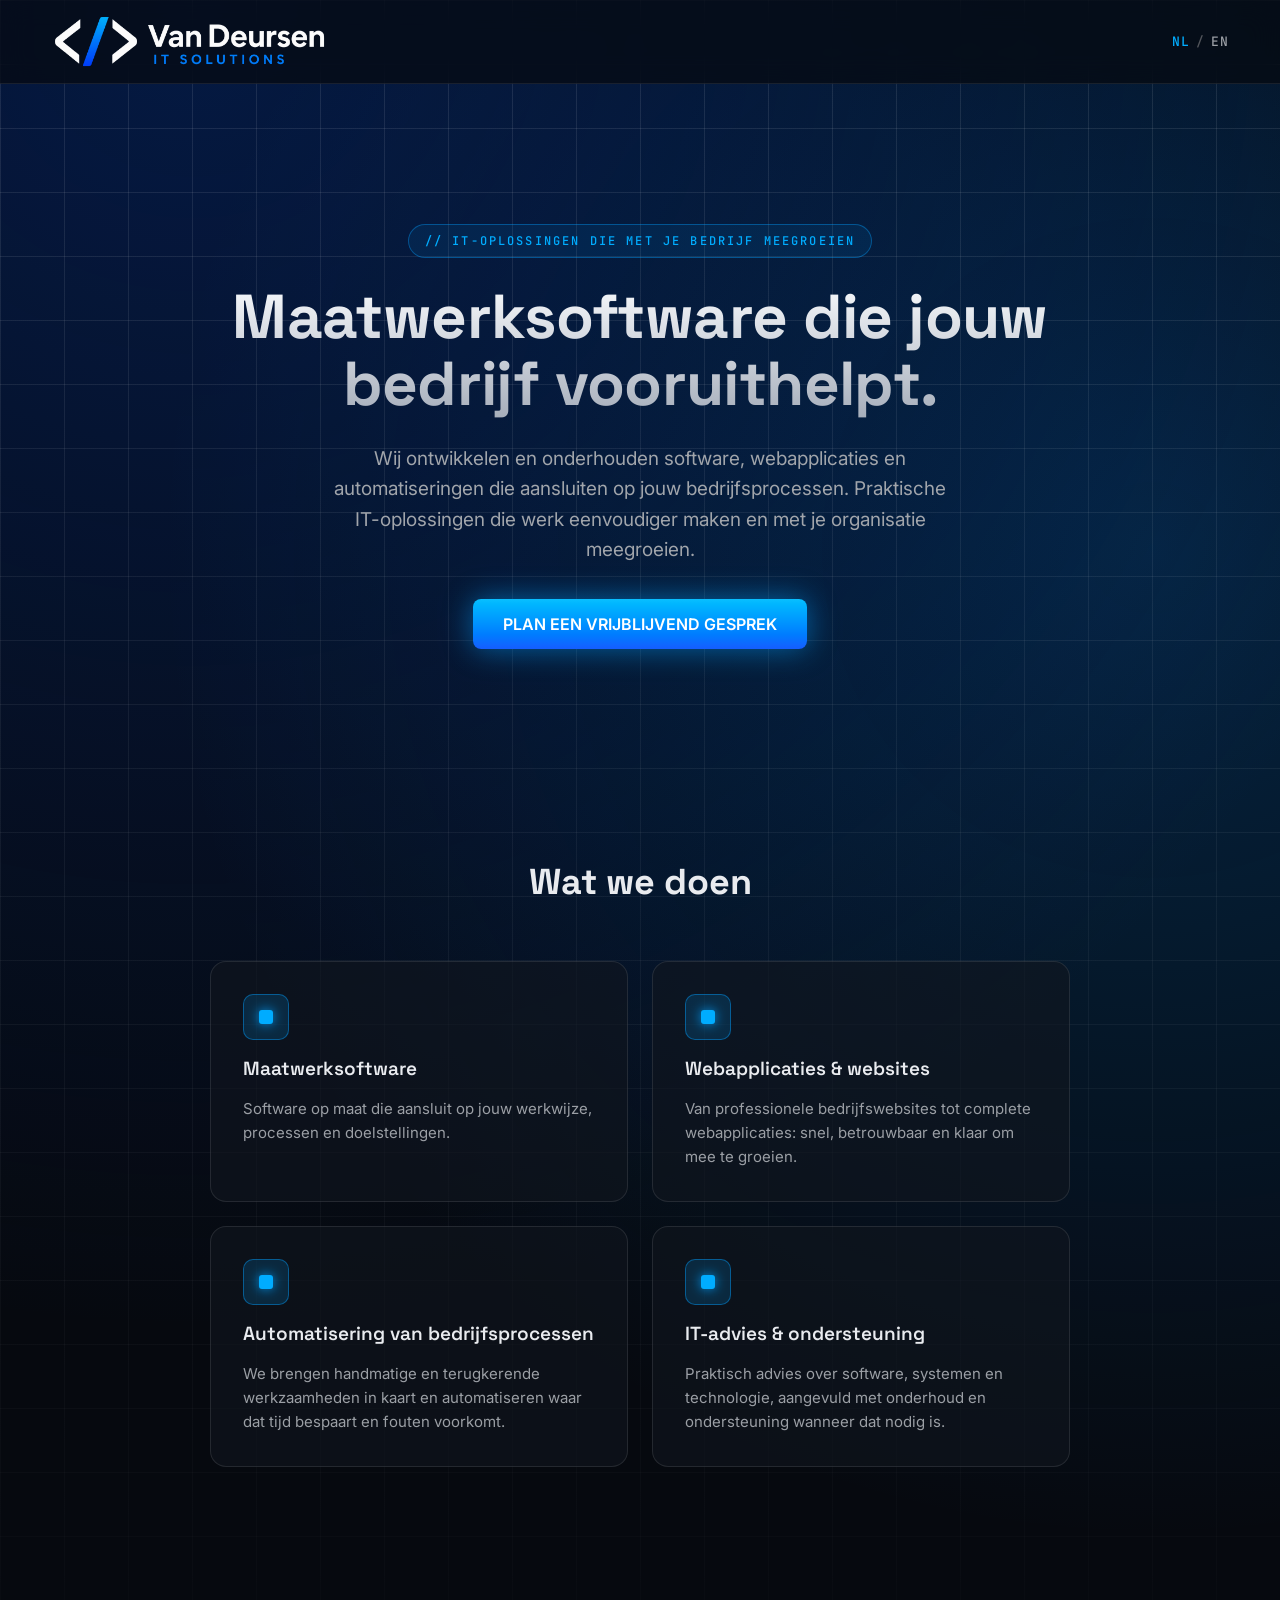
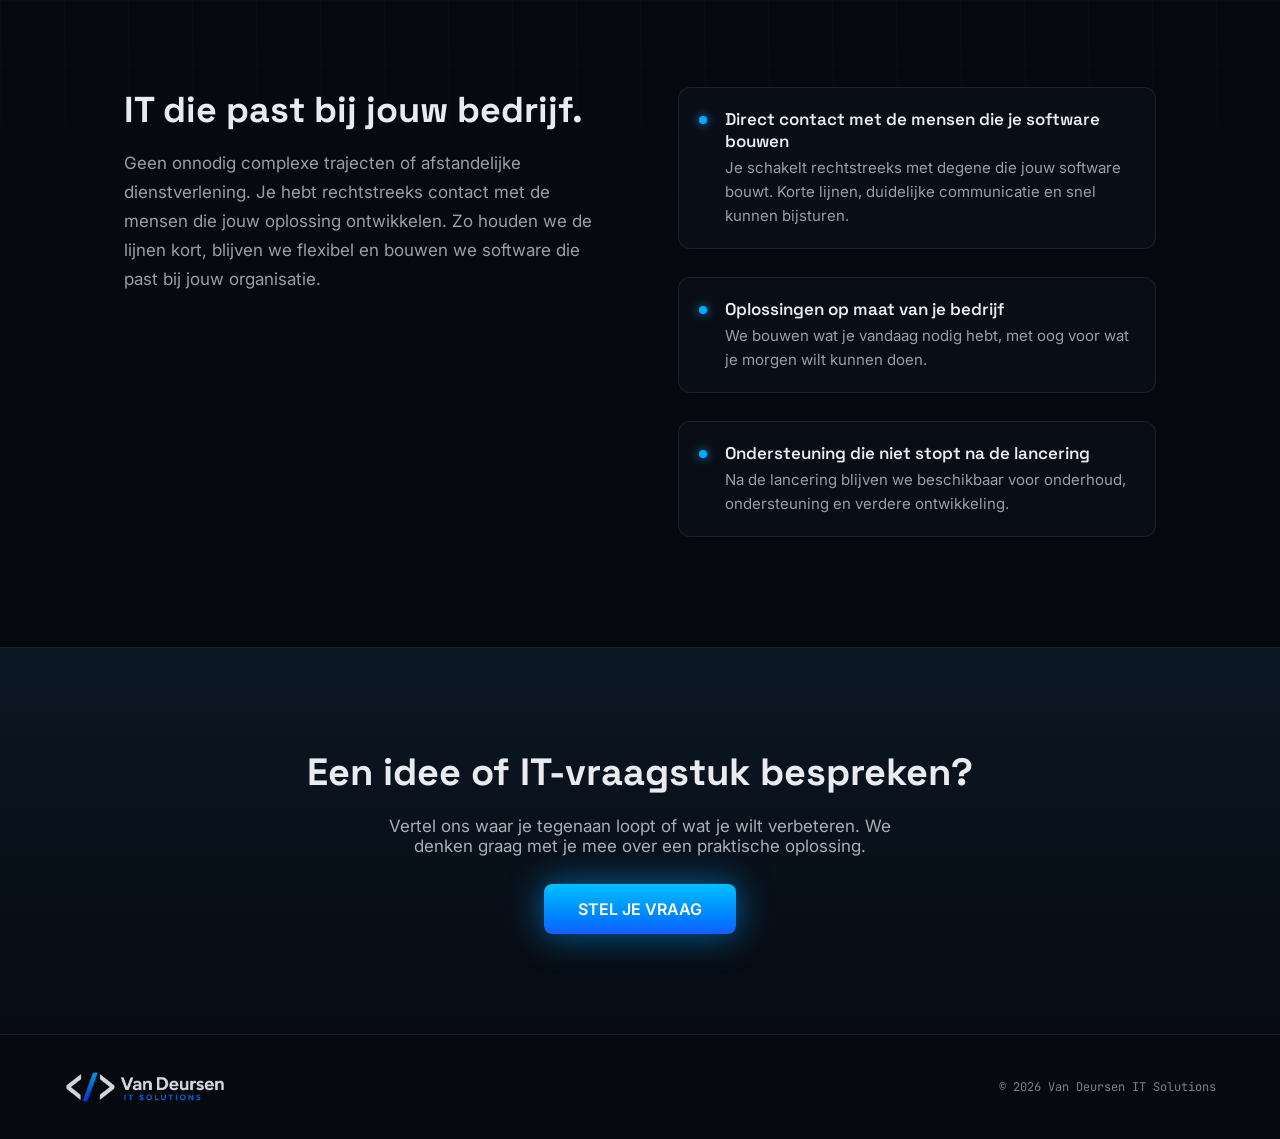
<file: index.html>
<!DOCTYPE html>
<html lang="nl">
<head>
<meta charset="utf-8">
<meta name="viewport" content="width=device-width, initial-scale=1">
<title>Van Deursen IT Solutions</title>
<meta name="description" content="Wij ontwikkelen en onderhouden software, webapplicaties en automatiseringen die aansluiten op jouw bedrijfsprocessen en met je organisatie meegroeien.">
<link rel="alternate" hreflang="nl" href="https://vandeursenitsolutions.nl/">
<link rel="alternate" hreflang="en" href="https://vandeursenitsolutions.nl/en/">
<link rel="alternate" hreflang="x-default" href="https://vandeursenitsolutions.nl/">
<link rel="icon" href="/favicon.ico">
<link rel="preconnect" href="https://fonts.googleapis.com">
<link rel="preconnect" href="https://fonts.gstatic.com" crossorigin>
<link href="https://fonts.googleapis.com/css2?family=Space+Grotesk:wght@500;600;700&family=Inter:wght@400;500;600&family=JetBrains+Mono:wght@400;500&family=Montserrat:wght@600;700&display=swap" rel="stylesheet">
<link rel="stylesheet" href="/style.css?v=3">
<script>document.documentElement.classList.add('js');</script>
<script src="/script.js?v=2" defer></script>
</head>
<body>

<div class="page">

  <div class="grid-bg"></div>

  <header class="site-header">
    <a href="/"><img src="/assets/logo-onDark.png" alt="Van Deursen IT Solutions" width="634" height="119" class="header-logo" /></a>
    <nav class="site-nav">
      <!--<a href="#services" class="nav-link">Diensten</a>
      <a href="#why-us" class="nav-link">Waarom wij</a>
      <a href="mailto:info@vandeursenitsolutions.nl" class="btn btn-primary header-cta">Contact</a>-->
      <div class="lang-switch">
        <a href="/" lang="nl" hreflang="nl" aria-current="page">NL</a>
        <span aria-hidden="true">/</span>
        <a href="/en/" lang="en" hreflang="en">EN</a>
      </div>
    </nav>
  </header>

  <section class="hero">
    <div class="reveal">
      <div class="hero-inner">
        <span class="hero-badge">// IT-oplossingen die met je bedrijf meegroeien</span>
        <h1 class="hero-title">Maatwerksoftware die jouw bedrijf vooruithelpt.</h1>
        <p class="hero-lead">Wij ontwikkelen en onderhouden software, webapplicaties en automatiseringen die aansluiten op jouw bedrijfsprocessen. Praktische IT-oplossingen die werk eenvoudiger maken en met je organisatie meegroeien.</p>
        <div class="hero-actions">
          <a href="mailto:info@vandeursenitsolutions.nl" class="btn btn-primary hero-cta">PLAN EEN VRIJBLIJVEND GESPREK</a>
          <!--<a href="#services" class="btn btn-secondary">Bekijk wat we doen</a>-->
        </div>
      </div>
    </div>
  </section>

  <section id="services" class="services">
    <div class="container">
      <div class="reveal">
        <!--<span class="eyebrow eyebrow-center">Expertise</span>-->
        <h2 class="section-title services-title">Wat we doen</h2>
      </div>
      <div class="services-grid">
        <div class="reveal">
          <div class="service-card">
            <div class="service-icon"><div class="service-icon-dot"></div></div>
            <h3 class="service-title">Maatwerksoftware</h3>
            <p class="card-text">Software op maat die aansluit op jouw werkwijze, processen en doelstellingen.</p>
          </div>
        </div>
        <div class="reveal">
          <div class="service-card">
            <div class="service-icon"><div class="service-icon-dot"></div></div>
            <h3 class="service-title">Webapplicaties &amp; websites</h3>
            <p class="card-text">Van professionele bedrijfswebsites tot complete webapplicaties: snel, betrouwbaar en klaar om mee te groeien.</p>
          </div>
        </div>
        <div class="reveal">
          <div class="service-card">
            <div class="service-icon"><div class="service-icon-dot"></div></div>
            <h3 class="service-title">Automatisering van bedrijfsprocessen</h3>
            <p class="card-text">We brengen handmatige en terugkerende werkzaamheden in kaart en automatiseren waar dat tijd bespaart en fouten voorkomt.</p>
          </div>
        </div>
        <div class="reveal">
          <div class="service-card">
            <div class="service-icon"><div class="service-icon-dot"></div></div>
            <h3 class="service-title">IT-advies &amp; ondersteuning</h3>
            <p class="card-text">Praktisch advies over software, systemen en technologie, aangevuld met onderhoud en ondersteuning wanneer dat nodig is.</p>
          </div>
        </div>
      </div>
    </div>
  </section>

  <section id="why-us" class="why-us">
    <div class="why-grid">
      <div class="reveal">
        <!--<span class="eyebrow">Waarom wij</span>-->
        <h2 class="section-title why-title">IT die past bij jouw bedrijf.</h2>
        <p class="why-text">Geen onnodig complexe trajecten of afstandelijke dienstverlening. Je hebt rechtstreeks contact met de mensen die jouw oplossing ontwikkelen. Zo houden we de lijnen kort, blijven we flexibel en bouwen we software die past bij jouw organisatie.</p>
      </div>
      <div class="strengths">
        <div class="reveal">
          <div class="strength">
            <div class="strength-dot"></div>
            <div>
              <h4 class="strength-title">Direct contact met de mensen die je software bouwen</h4>
              <p class="card-text">Je schakelt rechtstreeks met degene die jouw software bouwt. Korte lijnen, duidelijke communicatie en snel kunnen bijsturen.</p>
            </div>
          </div>
        </div>
        <div class="reveal">
          <div class="strength">
            <div class="strength-dot"></div>
            <div>
              <h4 class="strength-title">Oplossingen op maat van je bedrijf</h4>
              <p class="card-text">We bouwen wat je vandaag nodig hebt, met oog voor wat je morgen wilt kunnen doen.</p>
            </div>
          </div>
        </div>
        <div class="reveal">
          <div class="strength">
            <div class="strength-dot"></div>
            <div>
              <h4 class="strength-title">Ondersteuning die niet stopt na de lancering</h4>
              <p class="card-text">Na de lancering blijven we beschikbaar voor onderhoud, ondersteuning en verdere ontwikkeling.</p>
            </div>
          </div>
        </div>
      </div>
    </div>
  </section>

  <section id="contact" class="contact">
    <div class="reveal">
      <div class="contact-inner">
        <h2 class="contact-title">Een idee of IT-vraagstuk bespreken?</h2>
        <p class="contact-text">Vertel ons waar je tegenaan loopt of wat je wilt verbeteren. We denken graag met je mee over een praktische oplossing.</p>
        <a href="mailto:info@vandeursenitsolutions.nl" class="btn btn-primary contact-cta">STEL JE VRAAG</a>
      </div>
    </div>
  </section>

  <footer class="site-footer">
    <img src="/assets/logo-onDark.png" alt="Van Deursen IT Solutions" width="634" height="119" class="footer-logo" />
    <span class="footer-copy">© 2026 Van Deursen IT Solutions</span>
  </footer>

</div>

</body>
</html>
</file>
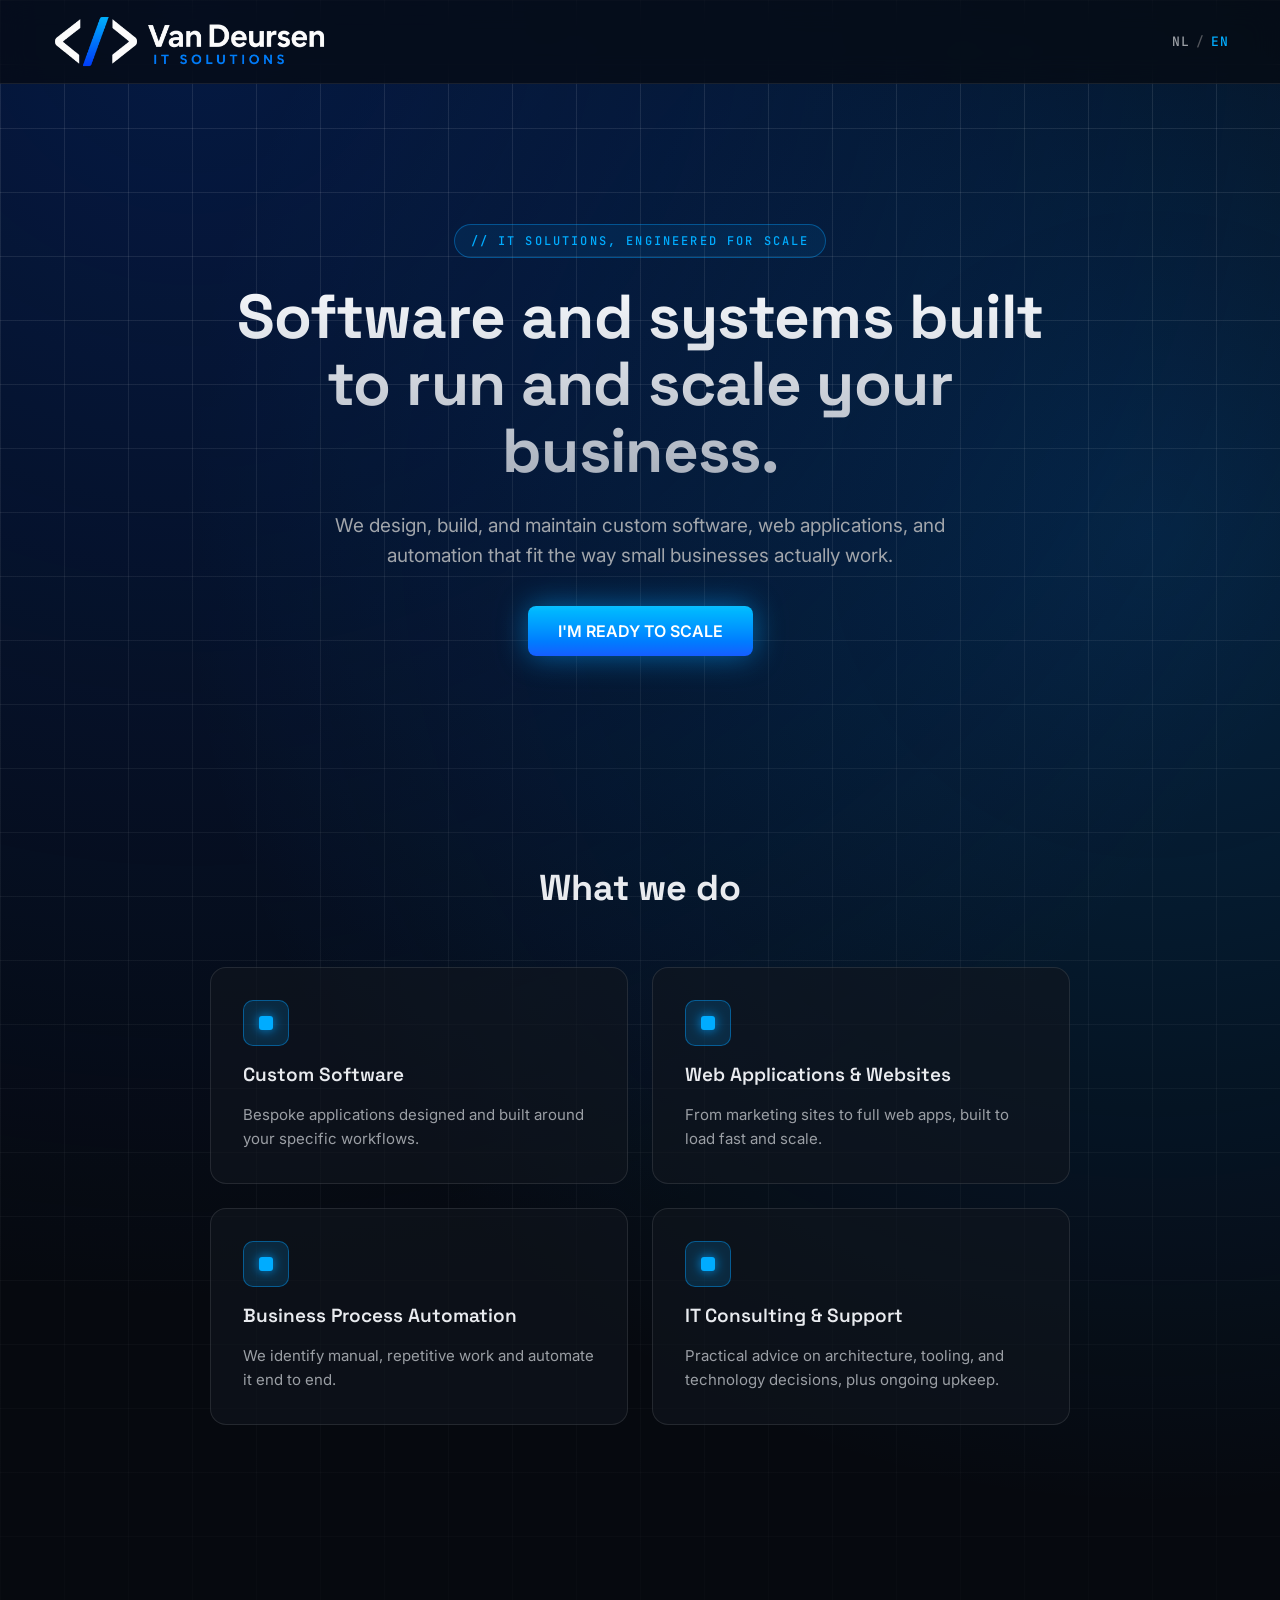
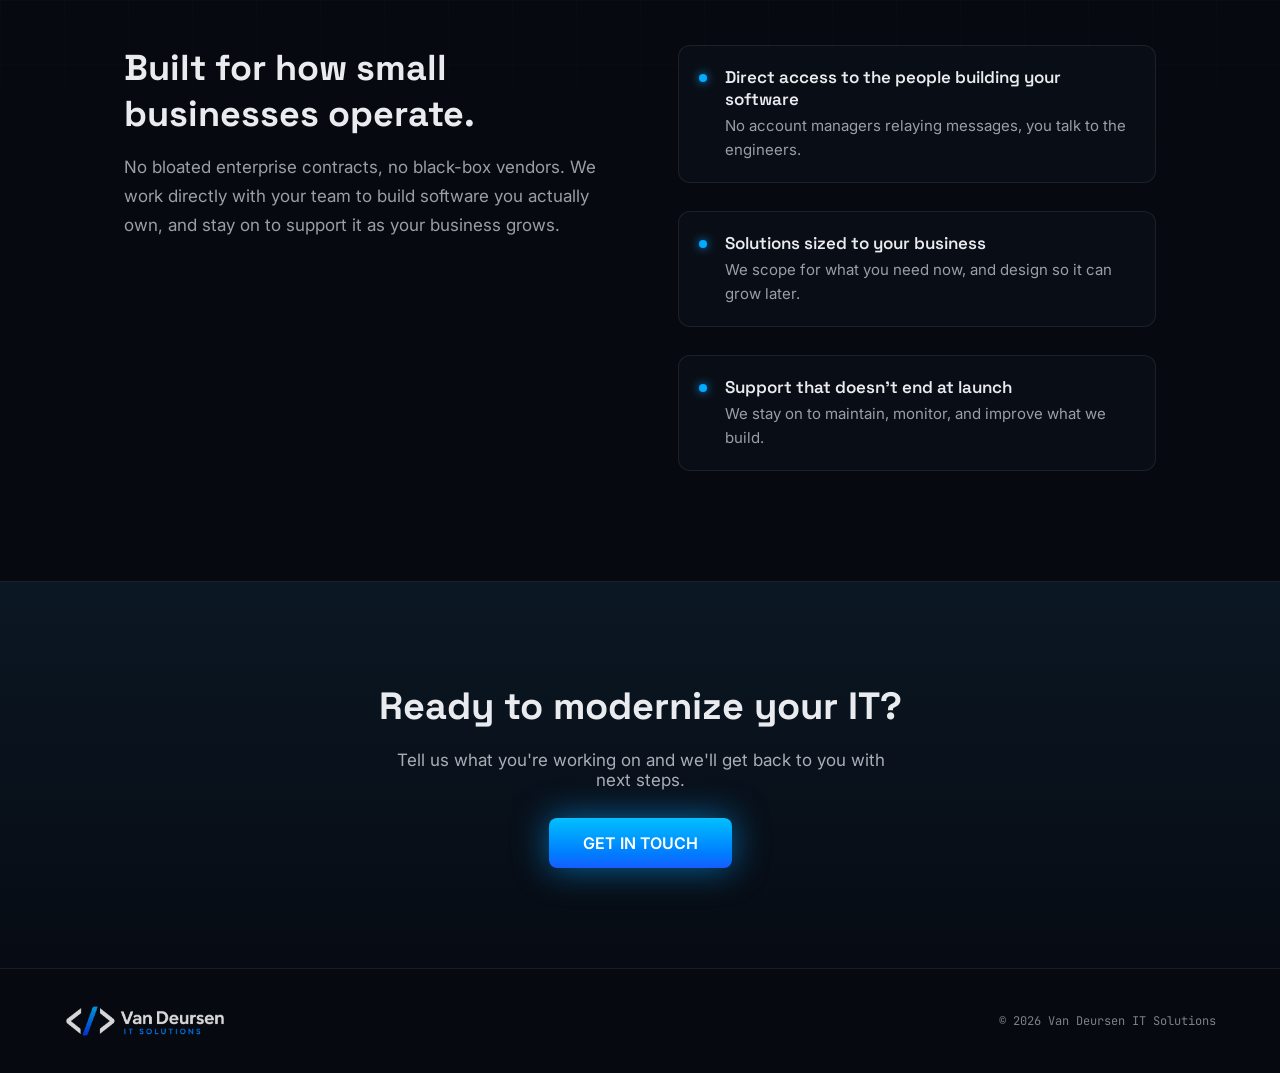
<file: en/index.html>
<!DOCTYPE html>
<html lang="en">
<head>
<meta charset="utf-8">
<meta name="viewport" content="width=device-width, initial-scale=1">
<title>Van Deursen IT Solutions</title>
<meta name="description" content="We design, build, and maintain custom software, web applications, and automation that fit the way small businesses actually work.">
<link rel="alternate" hreflang="nl" href="https://vandeursenitsolutions.nl/">
<link rel="alternate" hreflang="en" href="https://vandeursenitsolutions.nl/en/">
<link rel="alternate" hreflang="x-default" href="https://vandeursenitsolutions.nl/">
<link rel="icon" href="/favicon.ico">
<link rel="preconnect" href="https://fonts.googleapis.com">
<link rel="preconnect" href="https://fonts.gstatic.com" crossorigin>
<link href="https://fonts.googleapis.com/css2?family=Space+Grotesk:wght@500;600;700&family=Inter:wght@400;500;600&family=JetBrains+Mono:wght@400;500&family=Montserrat:wght@600;700&display=swap" rel="stylesheet">
<link rel="stylesheet" href="/style.css?v=3">
<script>document.documentElement.classList.add('js');</script>
<script src="/script.js?v=2" defer></script>
</head>
<body>

<div class="page">

  <div class="grid-bg"></div>

  <header class="site-header">
    <a href="/en/"><img src="/assets/logo-onDark.png" alt="Van Deursen IT Solutions" width="634" height="119" class="header-logo" /></a>
    <nav class="site-nav">
      <!--<a href="#services" class="nav-link">Services</a>
      <a href="#why-us" class="nav-link">Why Us</a>
      <a href="mailto:info@vandeursenitsolutions.nl" class="btn btn-primary header-cta">Get in touch</a>-->
      <div class="lang-switch">
        <a href="/" lang="nl" hreflang="nl">NL</a>
        <span aria-hidden="true">/</span>
        <a href="/en/" lang="en" hreflang="en" aria-current="page">EN</a>
      </div>
    </nav>
  </header>

  <section class="hero">
    <div class="reveal">
      <div class="hero-inner">
        <span class="hero-badge">// IT solutions, engineered for scale</span>
        <h1 class="hero-title">Software and systems built to run and scale your business.</h1>
        <p class="hero-lead">We design, build, and maintain custom software, web applications, and automation that fit the way small businesses actually work.</p>
        <div class="hero-actions">
          <a href="mailto:info@vandeursenitsolutions.nl" class="btn btn-primary hero-cta">I'M READY TO SCALE</a>
          <!--<a href="#services" class="btn btn-secondary">See what we do</a>-->
        </div>
      </div>
    </div>
  </section>

  <section id="services" class="services">
    <div class="container">
      <div class="reveal">
        <!--<span class="eyebrow eyebrow-center">Capabilities</span>-->
        <h2 class="section-title services-title">What we do</h2>
      </div>
      <div class="services-grid">
        <div class="reveal">
          <div class="service-card">
            <div class="service-icon"><div class="service-icon-dot"></div></div>
            <h3 class="service-title">Custom Software</h3>
            <p class="card-text">Bespoke applications designed and built around your specific workflows.</p>
          </div>
        </div>
        <div class="reveal">
          <div class="service-card">
            <div class="service-icon"><div class="service-icon-dot"></div></div>
            <h3 class="service-title">Web Applications &amp; Websites</h3>
            <p class="card-text">From marketing sites to full web apps, built to load fast and scale.</p>
          </div>
        </div>
        <div class="reveal">
          <div class="service-card">
            <div class="service-icon"><div class="service-icon-dot"></div></div>
            <h3 class="service-title">Business Process Automation</h3>
            <p class="card-text">We identify manual, repetitive work and automate it end to end.</p>
          </div>
        </div>
        <div class="reveal">
          <div class="service-card">
            <div class="service-icon"><div class="service-icon-dot"></div></div>
            <h3 class="service-title">IT Consulting &amp; Support</h3>
            <p class="card-text">Practical advice on architecture, tooling, and technology decisions, plus ongoing upkeep.</p>
          </div>
        </div>
      </div>
    </div>
  </section>

  <section id="why-us" class="why-us">
    <div class="why-grid">
      <div class="reveal">
        <!--<span class="eyebrow">Why us</span>-->
        <h2 class="section-title why-title">Built for how small businesses operate.</h2>
        <p class="why-text">No bloated enterprise contracts, no black-box vendors. We work directly with your team to build software you actually own, and stay on to support it as your business grows.</p>
      </div>
      <div class="strengths">
        <div class="reveal">
          <div class="strength">
            <div class="strength-dot"></div>
            <div>
              <h4 class="strength-title">Direct access to the people building your software</h4>
              <p class="card-text">No account managers relaying messages, you talk to the engineers.</p>
            </div>
          </div>
        </div>
        <div class="reveal">
          <div class="strength">
            <div class="strength-dot"></div>
            <div>
              <h4 class="strength-title">Solutions sized to your business</h4>
              <p class="card-text">We scope for what you need now, and design so it can grow later.</p>
            </div>
          </div>
        </div>
        <div class="reveal">
          <div class="strength">
            <div class="strength-dot"></div>
            <div>
              <h4 class="strength-title">Support that doesn't end at launch</h4>
              <p class="card-text">We stay on to maintain, monitor, and improve what we build.</p>
            </div>
          </div>
        </div>
      </div>
    </div>
  </section>

  <section id="contact" class="contact">
    <div class="reveal">
      <div class="contact-inner">
        <h2 class="contact-title">Ready to modernize your IT?</h2>
        <p class="contact-text">Tell us what you're working on and we'll get back to you with next steps.</p>
        <a href="mailto:info@vandeursenitsolutions.nl" class="btn btn-primary contact-cta">GET IN TOUCH</a>
      </div>
    </div>
  </section>

  <footer class="site-footer">
    <img src="/assets/logo-onDark.png" alt="Van Deursen IT Solutions" width="634" height="119" class="footer-logo" />
    <span class="footer-copy">© 2026 Van Deursen IT Solutions</span>
  </footer>

</div>

</body>
</html>
</file>
<file: style.css>
/* ---------- Base ---------- */
body { margin: 0; background: oklch(14% 0.015 260); font-family: 'Inter', sans-serif; scroll-behavior: smooth; }
a { color: oklch(74% 0.17 240); text-decoration: none; }
a:hover { color: oklch(84% 0.14 235); }

@keyframes pulse { 0%,100% { opacity:0.4; } 50% { opacity:0.9; } }
@keyframes drift { 0% { background-position: 0 0; } 100% { background-position: 200px 200px; } }

/* ---------- Page ---------- */
.page {
  display: flex;
  flex-direction: column;
  min-height: 100vh;
  color: oklch(94% 0.005 260);
  position: relative;
  overflow-x: clip;
  background:
    radial-gradient(circle at 15% 0%, oklch(32% 0.14 262 / 0.5), transparent 45%),
    radial-gradient(circle at 90% 20%, oklch(55% 0.19 245 / 0.25), transparent 40%),
    oklch(14% 0.015 260);
}

.grid-bg {
  position: absolute;
  inset: 0;
  background-image: linear-gradient(oklch(100% 0 0 / 0.1) 1px, transparent 1px), linear-gradient(90deg, oklch(100% 0 0 / 0.1) 1px, transparent 1px);
  background-size: 64px 64px;
  pointer-events: none;
  mask-image: linear-gradient(to bottom, black, transparent 70%);
  animation: drift 24s linear infinite;
}

.container { max-width: 1160px; margin: 0 auto; }

/* ---------- Scroll reveal (toggled by the page script) ---------- */
/* Scoped to .js so content stays visible when JavaScript is off */
.js .reveal {
  opacity: 0;
  transform: translateY(22px);
  transition: opacity 0.7s cubic-bezier(0.16,1,0.3,1), transform 0.7s cubic-bezier(0.16,1,0.3,1);
  will-change: opacity, transform;
}
.js .reveal.is-visible { opacity: 1; transform: translateY(0); }

/* Staggered delays for list items */
.services-grid > .reveal { height: 100%; }
.services-grid > .reveal:nth-child(2) { transition-delay: 0.08s; }
.services-grid > .reveal:nth-child(3) { transition-delay: 0.16s; }
.services-grid > .reveal:nth-child(4) { transition-delay: 0.24s; }
.strengths > .reveal:nth-child(2) { transition-delay: 0.1s; }
.strengths > .reveal:nth-child(3) { transition-delay: 0.2s; }

/* ---------- Shared text ---------- */
.eyebrow {
  display: block;
  font-family: 'JetBrains Mono', monospace;
  font-size: 12px;
  letter-spacing: 0.18em;
  text-transform: uppercase;
  color: oklch(72% 0.19 245);
  margin-bottom: 14px;
}
.eyebrow-center { text-align: center; }

.section-title { font-family: 'Space Grotesk', sans-serif; font-size: clamp(26px,4.6vw,36px); font-weight: 700; }

.card-text { font-size: 15px; line-height: 1.6; color: oklch(70% 0.01 260); margin: 0; }

/* ---------- Buttons ---------- */
.btn {
  display: inline-flex;
  align-items: center;
  border-radius: 8px;
  font-weight: 600;
}
.btn-primary,
.btn-primary:hover { background: linear-gradient(180deg, oklch(76% 0.16 235), oklch(55% 0.25 263)); color: #fff; }

.btn-secondary {
  padding: 15px 30px;
  background: oklch(20% 0.02 260);
  border: 1px solid oklch(100% 0 0 / 0.12);
  color: oklch(94% 0.005 260);
  font-size: 16px;
}
.btn-secondary:hover { border-color: oklch(72% 0.19 245); color: oklch(72% 0.19 245); }

/* ---------- Header ---------- */
.site-header {
  position: sticky;
  top: 0;
  z-index: 10;
  display: flex;
  align-items: center;
  justify-content: space-between;
  padding: 14px clamp(16px,4vw,64px);
  gap: 16px;
  flex-wrap: nowrap;
  background: oklch(14% 0.015 260 / 0.7);
  backdrop-filter: blur(14px);
  border-bottom: 1px solid oklch(100% 0 0 / 0.08);
}
/* Sized by width so it can shrink (keeping its aspect ratio) to leave room for the CTA */
.header-logo { width: clamp(181px,37vw,277px); height: auto; min-width: 0; flex: 0 1 auto; display: block; }

.site-nav { display: flex; align-items: center; flex-wrap: nowrap; flex-shrink: 0; gap: clamp(14px,3vw,36px); }
.nav-link { font-size: 15px; font-weight: 500; color: oklch(94% 0.005 260); }
.nav-link:hover { color: oklch(72% 0.19 245); }

.header-cta { padding: 10px clamp(14px,4vw,24px); font-size: 15px; white-space: nowrap;box-shadow: 0 0 24px oklch(72% 0.19 245 / 0.5); }
.header-cta:hover { box-shadow: 0 0 36px oklch(72% 0.19 245 / 0.75); }

/* Language switch (NL / EN), top right of the header */
.lang-switch {
  display: flex;
  align-items: center;
  gap: 6px;
  font-family: 'JetBrains Mono', monospace;
  font-size: 13px;
  font-weight: 500;
  letter-spacing: 0.08em;
  color: oklch(45% 0.01 260);
}
.lang-switch a { color: oklch(70% 0.01 260); }
.lang-switch a:hover { color: oklch(84% 0.14 235); }
.lang-switch a[aria-current="page"] { color: oklch(72% 0.19 245); }

/* ---------- Hero ---------- */
.hero {
  display: flex;
  flex-direction: column;
  align-items: center;
  text-align: center;
  gap: 26px;
  padding: clamp(72px,12vw,140px) clamp(20px,5vw,24px) clamp(64px,10vw,120px);
  max-width: 880px;
  margin: 0 auto;
  position: relative;
  z-index: 1;
}
.hero-inner { display: flex; flex-direction: column; align-items: center; gap: 26px; }

.hero-badge {
  font-family: 'JetBrains Mono', monospace;
  font-size: 12px;
  font-weight: 500;
  letter-spacing: 0.18em;
  text-transform: uppercase;
  color: oklch(72% 0.19 245);
  padding: 8px 16px;
  border: 1px solid oklch(72% 0.19 245 / 0.35);
  border-radius: 100px;
  background: oklch(72% 0.19 245 / 0.08);
}

.hero-title {
  font-family: 'Space Grotesk', sans-serif;
  font-size: clamp(32px,6.4vw,62px);
  line-height: 1.08;
  font-weight: 700;
  margin: 0;
  letter-spacing: -0.01em;
  background: linear-gradient(180deg, oklch(98% 0.005 260), oklch(75% 0.02 260));
  -webkit-background-clip: text;
  background-clip: text;
  color: transparent;
}

.hero-lead { font-size: clamp(16px,2.1vw,19px); line-height: 1.6; color: oklch(72% 0.01 260); margin: 0; max-width: 620px; }

.hero-actions { display: flex; flex-wrap: wrap; justify-content: center; gap: 16px; margin-top: 8px; }

.hero-cta { padding: 15px 30px; font-size: 16px; box-shadow: 0 0 30px oklch(72% 0.19 245 / 0.5); }
.hero-cta:hover { box-shadow: 0 0 44px oklch(72% 0.19 245 / 0.8); }

/* ---------- Services ---------- */
.services { padding: clamp(56px,9vw,90px) clamp(20px,5vw,64px) clamp(64px,10vw,110px); position: relative; z-index: 1; }
.services-title { margin: 0 0 clamp(34px,6vw,56px); text-align: center; }

.services-grid {
  display: grid;
  grid-template-columns: repeat(auto-fit,minmax(min(100%,280px),1fr));
  gap: clamp(16px,2.4vw,24px);
  align-items: stretch;
  max-width: 860px;
  margin: 0 auto;
}

.service-card {
  height: 100%;
  box-sizing: border-box;
  background: oklch(20% 0.02 260 / 0.6);
  backdrop-filter: blur(6px);
  border-radius: 16px;
  padding: clamp(22px,4vw,32px);
  display: flex;
  flex-direction: column;
  gap: 16px;
  border: 1px solid oklch(100% 0 0 / 0.1);
  transition: border-color 0.2s;
}
.service-card:hover { border-color: oklch(72% 0.19 245 / 0.6); }

.service-icon {
  width: 44px;
  height: 44px;
  border-radius: 10px;
  background: oklch(72% 0.19 245 / 0.15);
  border: 1px solid oklch(72% 0.19 245 / 0.4);
  display: flex;
  align-items: center;
  justify-content: center;
}
.service-icon-dot { width: 14px; height: 14px; border-radius: 3px; background: oklch(72% 0.19 245); box-shadow: 0 0 12px oklch(72% 0.19 245 / 0.8); }

.service-title { font-family: 'Space Grotesk', sans-serif; font-size: 19px; font-weight: 600; margin: 0; }

/* ---------- Why us ---------- */
.why-us {
  padding: clamp(64px,10vw,110px) clamp(20px,5vw,64px);
  max-width: 1160px;
  margin: 0 auto;
  width: 100%;
  box-sizing: border-box;
  position: relative;
  z-index: 1;
}
.why-grid { display: grid; grid-template-columns: repeat(auto-fit,minmax(min(100%,320px),1fr)); gap: clamp(36px,6vw,80px); align-items: start; }
.why-title { margin: 0 0 16px; }
.why-text { font-size: 17px; line-height: 1.7; color: oklch(70% 0.01 260); margin: 0; }

.strengths { display: flex; flex-direction: column; gap: clamp(18px,3vw,28px); }
.strength {
  display: flex;
  gap: 18px;
  align-items: flex-start;
  padding: 20px;
  border-radius: 12px;
  border: 1px solid oklch(100% 0 0 / 0.08);
  background: oklch(20% 0.02 260 / 0.4);
}
.strength-dot {
  min-width: 8px;
  height: 8px;
  margin-top: 8px;
  border-radius: 50%;
  background: oklch(72% 0.19 245);
  box-shadow: 0 0 10px oklch(72% 0.19 245 / 0.9);
  animation: pulse 2.4s ease-in-out infinite;
}
.strength-title { font-family: 'Space Grotesk', sans-serif; font-size: 17px; font-weight: 600; margin: 0 0 4px; }

/* ---------- Contact ---------- */
.contact {
  background: linear-gradient(180deg, oklch(20% 0.03 250), oklch(15% 0.02 260));
  border-top: 1px solid oklch(100% 0 0 / 0.08);
  padding: clamp(64px,10vw,100px) clamp(20px,5vw,64px);
  display: flex;
  flex-direction: column;
  align-items: center;
  text-align: center;
  gap: 20px;
  position: relative;
  z-index: 1;
}
.contact-inner { display: flex; flex-direction: column; align-items: center; gap: 20px; }
.contact-title { font-family: 'Space Grotesk', sans-serif; font-size: clamp(26px,5vw,38px); font-weight: 700; margin: 0; }
.contact-text { font-size: 17px; color: oklch(75% 0.01 260); margin: 0; max-width: 520px; }

.contact-cta { margin-top: 8px; padding: 15px 34px; font-size: 16px; box-shadow: 0 0 34px oklch(72% 0.19 245 / 0.55); }
.contact-cta:hover { box-shadow: 0 0 48px oklch(72% 0.19 245 / 0.85); }

/* ---------- Footer ---------- */
.site-footer {
  padding: clamp(24px,5vw,36px) clamp(20px,5vw,64px);
  display: flex;
  flex-wrap: wrap;
  gap: 14px;
  align-items: center;
  justify-content: space-between;
  border-top: 1px solid oklch(100% 0 0 / 0.08);
  position: relative;
  z-index: 1;
}
.footer-logo { height: 32px; width: auto; display: block; opacity: 0.85; }
.footer-copy { font-family: 'JetBrains Mono', monospace; font-size: 12px; color: oklch(60% 0.01 260); }

/* Logo (~171px) + gap (14px) + copy (~224px) + side padding stop fitting on one line below ~480px */
@media (max-width: 480px) {
  .site-footer { flex-direction: column; justify-content: center; text-align: center; }
}
</file>
